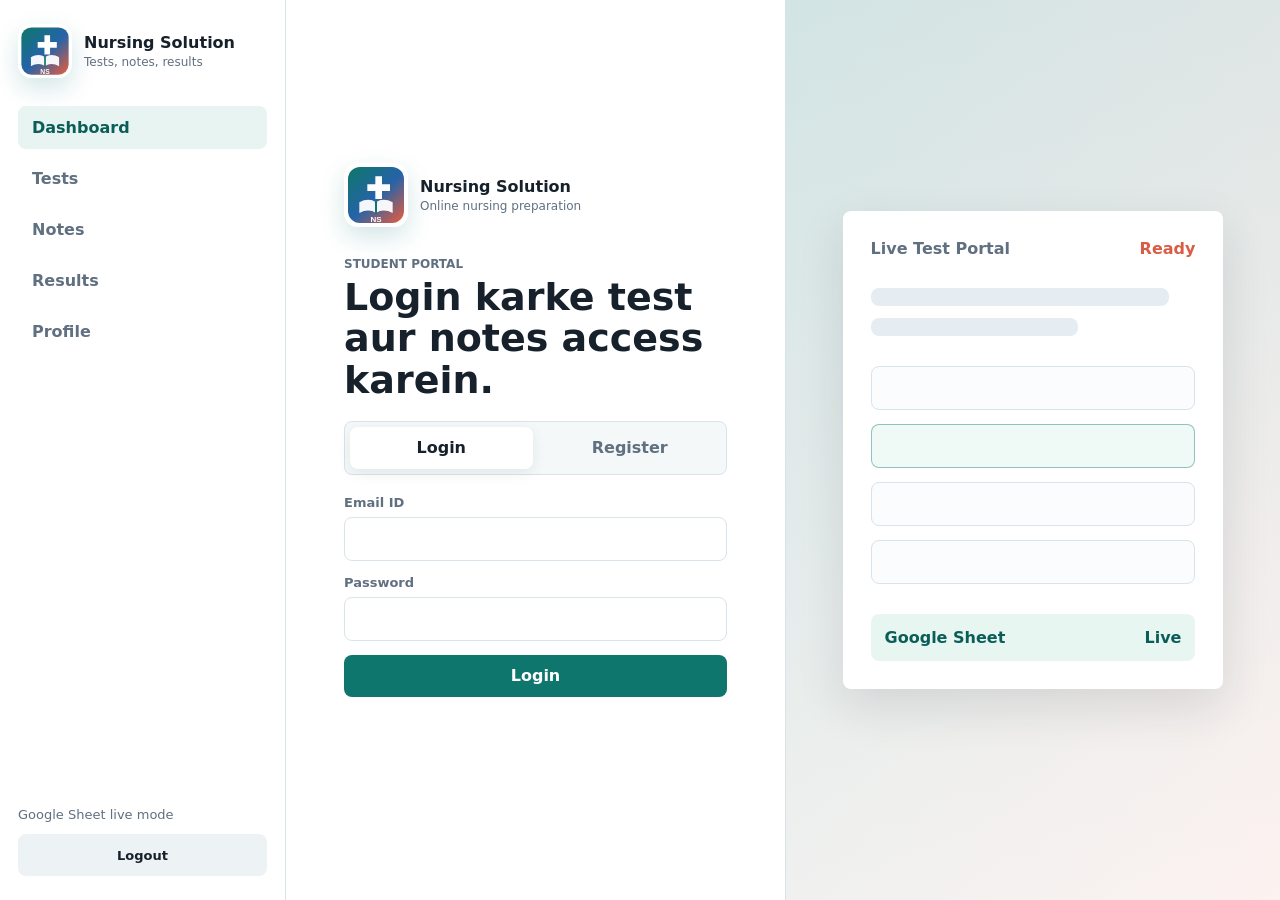
<file: index.html>
<!doctype html>
<html lang="en">
  <head>
    <meta charset="utf-8" />
    <meta name="viewport" content="width=device-width, initial-scale=1" />
    <title>Nursing Solution Learning App</title>
    <link rel="stylesheet" href="./styles.css" />
  </head>
  <body>
    <div class="app-shell">
      <aside class="sidebar" aria-label="Main navigation">
        <div class="brand">
          <img class="brand-logo" src="./assets/nursing-solution-logo.svg" alt="Nursing Solution logo" />
          <div>
            <strong>Nursing Solution</strong>
            <small>Tests, notes, results</small>
          </div>
        </div>

        <nav class="nav-list" id="navList">
          <button class="nav-item active" data-view="dashboard" type="button">Dashboard</button>
          <button class="nav-item" data-view="tests" type="button">Tests</button>
          <button class="nav-item" data-view="notes" type="button">Notes</button>
          <button class="nav-item" data-view="results" type="button">Results</button>
          <button class="nav-item" data-view="profile" type="button">Profile</button>
        </nav>

        <div class="sidebar-footer">
          <span id="syncState">Google Sheet live mode</span>
          <button class="ghost-button" id="logoutBtn" type="button">Logout</button>
        </div>
      </aside>

      <main class="main">
        <section class="auth-view" id="authView">
          <div class="auth-panel">
            <div class="brand auth-brand">
              <img class="brand-logo large" src="./assets/nursing-solution-logo.svg" alt="Nursing Solution logo" />
              <div>
                <strong>Nursing Solution</strong>
                <small>Online nursing preparation</small>
              </div>
            </div>

            <div class="auth-copy">
              <p class="eyebrow">Student portal</p>
              <h1>Login karke test aur notes access karein.</h1>
            </div>

            <div class="auth-tabs" role="tablist" aria-label="Authentication">
              <button class="auth-tab active" id="loginTab" type="button">Login</button>
              <button class="auth-tab" id="registerTab" type="button">Register</button>
            </div>

            <form class="form-grid" id="loginForm">
              <label>
                Email ID
                <input name="email" type="email" autocomplete="email" required />
              </label>
              <label>
                Password
                <input name="password" type="password" autocomplete="current-password" required />
              </label>
              <button class="primary-button" type="submit">Login</button>
            </form>

            <form class="form-grid hidden" id="registerForm">
              <label>
                Name
                <input name="name" type="text" autocomplete="name" required />
              </label>
              <label>
                Email ID
                <input name="email" type="email" autocomplete="email" required />
              </label>
              <label>
                Password
                <input name="password" type="password" autocomplete="new-password" minlength="6" required />
              </label>
              <label>
                Mobile Number
                <input name="mobile" type="tel" autocomplete="tel" />
              </label>
              <button class="primary-button" type="submit">Create account</button>
            </form>

            <p class="message" id="authMessage" role="status"></p>
          </div>

          <div class="auth-art" aria-hidden="true">
            <div class="mock-device">
              <div class="mock-top">
                <span>Live Test Portal</span>
                <strong>Ready</strong>
              </div>
              <div class="mock-question"></div>
              <div class="mock-question short"></div>
              <div class="mock-options">
                <i></i>
                <i class="selected"></i>
                <i></i>
                <i></i>
              </div>
              <div class="mock-result">
                <span>Google Sheet</span>
                <strong>Live</strong>
              </div>
            </div>
          </div>
        </section>

        <section class="workspace hidden" id="workspace">
          <header class="topbar">
            <div>
              <p class="eyebrow" id="todayLabel"></p>
              <h1 id="viewTitle">Dashboard</h1>
            </div>
            <div class="topbar-actions">
              <button class="secondary-button" id="refreshBtn" type="button">Refresh</button>
              <div class="user-chip" id="userChip"></div>
            </div>
          </header>

          <section class="view" id="dashboardView">
            <div class="metric-grid">
              <article class="metric">
                <span>Active Tests</span>
                <strong id="availableCount">0</strong>
              </article>
              <article class="metric">
                <span>Study Notes</span>
                <strong id="notesCount">0</strong>
              </article>
              <article class="metric">
                <span>Attempted</span>
                <strong id="attemptedCount">0</strong>
              </article>
              <article class="metric accent">
                <span>Best Result</span>
                <strong id="bestScore">0%</strong>
              </article>
            </div>

            <div class="content-grid">
              <section class="panel">
                <div class="panel-heading">
                  <div>
                    <p class="eyebrow">Practice</p>
                    <h2>Available Test Series</h2>
                  </div>
                  <button class="text-button" data-view-jump="tests" type="button">View all</button>
                </div>
                <div class="test-list compact" id="dashboardTests"></div>
              </section>

              <section class="panel">
                <div class="panel-heading">
                  <div>
                    <p class="eyebrow">Revision</p>
                    <h2>Latest Notes</h2>
                  </div>
                  <button class="text-button" data-view-jump="notes" type="button">Open notes</button>
                </div>
                <div class="note-list compact" id="dashboardNotes"></div>
              </section>
            </div>
          </section>

          <section class="view hidden" id="testsView">
            <div class="toolbar">
              <label class="search-box">
                Search
                <input id="testSearch" type="search" placeholder="Subject or test name" />
              </label>
              <select id="subjectFilter" aria-label="Subject filter">
                <option value="all">All subjects</option>
              </select>
              <select id="accessFilter" aria-label="Access filter">
                <option value="all">All access</option>
                <option value="free">Free</option>
                <option value="paid">Paid</option>
                <option value="unlocked">Unlocked</option>
              </select>
            </div>
            <div class="test-list" id="testList"></div>
          </section>

          <section class="view hidden" id="notesView">
            <div class="toolbar notes-toolbar">
              <label class="search-box">
                Search
                <input id="noteSearch" type="search" placeholder="Subject or note title" />
              </label>
              <select id="noteSubjectFilter" aria-label="Note subject filter">
                <option value="all">All subjects</option>
              </select>
            </div>
            <div class="note-list" id="noteList"></div>
          </section>

          <section class="view hidden" id="attemptView">
            <div class="attempt-layout">
              <section class="exam-panel">
                <div class="exam-top">
                  <div>
                    <p class="eyebrow" id="attemptSubject"></p>
                    <h2 id="attemptTitle"></h2>
                  </div>
                  <div class="timer" id="timer">00:00</div>
                </div>
                <div class="progress-bar" aria-hidden="true">
                  <span id="progressFill"></span>
                </div>
                <div id="questionArea"></div>
                <div class="exam-actions">
                  <button class="secondary-button" id="prevQuestion" type="button">Previous</button>
                  <button class="secondary-button" id="nextQuestion" type="button">Next</button>
                  <button class="primary-button" id="submitTest" type="button">Submit test</button>
                </div>
              </section>
              <aside class="question-palette" id="questionPalette"></aside>
            </div>
          </section>

          <section class="view hidden" id="resultsView">
            <div class="result-list large" id="resultHistory"></div>
          </section>

          <section class="view hidden" id="profileView">
            <section class="panel profile-panel">
              <div class="avatar" id="profileAvatar"></div>
              <div>
                <h2 id="profileName"></h2>
                <p id="profileEmail"></p>
                <p id="profileMeta"></p>
              </div>
            </section>
          </section>
        </section>
      </main>
    </div>

    <dialog id="resultDialog">
      <div class="dialog-head">
        <h2>Test Result</h2>
        <button class="icon-button" id="closeResult" type="button" aria-label="Close">x</button>
      </div>
      <div id="resultSummary"></div>
    </dialog>

    <dialog id="payDialog">
      <div class="dialog-head">
        <h2>Payment required</h2>
        <button class="icon-button" id="closePay" type="button" aria-label="Close">x</button>
      </div>
      <div id="paySummary"></div>
    </dialog>

    <script src="./script.js"></script>
  </body>
</html>
</file>
<file: styles.css>
:root {
  --ink: #17212b;
  --muted: #607080;
  --line: #d9e3ea;
  --soft: #f4f8f8;
  --panel: #ffffff;
  --teal: #0f766e;
  --teal-dark: #0b5e58;
  --coral: #d95d45;
  --gold: #c88a19;
  --blue: #2563a8;
  --green-soft: #e8f6f2;
  --red-soft: #fff0ec;
  --shadow: 0 18px 48px rgba(23, 33, 43, 0.12);
  color-scheme: light;
  font-family:
    Inter, ui-sans-serif, system-ui, -apple-system, BlinkMacSystemFont, "Segoe UI",
    sans-serif;
}

* {
  box-sizing: border-box;
}

body {
  margin: 0;
  min-height: 100vh;
  background: var(--soft);
  color: var(--ink);
}

button,
input,
select {
  font: inherit;
}

button {
  cursor: pointer;
}

button:disabled {
  cursor: not-allowed;
  opacity: 0.62;
}

.is-busy {
  cursor: progress;
}

.app-shell {
  min-height: 100vh;
  display: grid;
  grid-template-columns: 286px minmax(0, 1fr);
}

.sidebar {
  position: sticky;
  top: 0;
  height: 100vh;
  display: flex;
  flex-direction: column;
  gap: 28px;
  padding: 24px 18px;
  background: #ffffff;
  border-right: 1px solid var(--line);
}

.brand {
  display: flex;
  align-items: center;
  gap: 12px;
  min-width: 0;
}

.brand-logo {
  width: 54px;
  height: 54px;
  flex: 0 0 54px;
  border-radius: 14px;
  box-shadow: 0 10px 24px rgba(15, 118, 110, 0.18);
}

.brand-logo.large {
  width: 64px;
  height: 64px;
  flex-basis: 64px;
}

.brand strong,
.brand small {
  display: block;
  line-height: 1.2;
}

.brand strong {
  font-size: 16px;
}

.brand small {
  margin-top: 3px;
  color: var(--muted);
  font-size: 12px;
}

.nav-list {
  display: grid;
  gap: 8px;
}

.nav-item,
.ghost-button,
.text-button,
.primary-button,
.secondary-button,
.pay-button,
.icon-button,
.auth-tab {
  border: 0;
  border-radius: 8px;
  min-height: 42px;
}

.nav-item {
  width: 100%;
  padding: 12px 14px;
  background: transparent;
  color: var(--muted);
  text-align: left;
  font-weight: 800;
}

.nav-item.active,
.nav-item:hover {
  background: #e8f4f2;
  color: var(--teal-dark);
}

.sidebar-footer {
  margin-top: auto;
  display: grid;
  gap: 12px;
  color: var(--muted);
  font-size: 13px;
}

.main {
  min-width: 0;
}

.auth-view {
  min-height: 100vh;
  display: grid;
  grid-template-columns: minmax(320px, 500px) minmax(0, 1fr);
  align-items: stretch;
  background: #edf3f4;
}

.auth-panel {
  display: flex;
  flex-direction: column;
  justify-content: center;
  gap: 20px;
  padding: 40px clamp(22px, 6vw, 58px);
  background: #fff;
  border-right: 1px solid var(--line);
}

.auth-brand {
  margin-bottom: 10px;
}

.auth-copy h1 {
  max-width: 420px;
}

.auth-tabs {
  display: grid;
  grid-template-columns: 1fr 1fr;
  gap: 6px;
  padding: 5px;
  border: 1px solid var(--line);
  border-radius: 8px;
  background: var(--soft);
}

.auth-tab {
  background: transparent;
  color: var(--muted);
  font-weight: 800;
}

.auth-tab.active {
  background: #fff;
  color: var(--ink);
  box-shadow: 0 4px 14px rgba(23, 33, 43, 0.08);
}

.form-grid {
  display: grid;
  gap: 14px;
}

label {
  display: grid;
  gap: 7px;
  color: var(--muted);
  font-size: 13px;
  font-weight: 800;
}

input,
select {
  width: 100%;
  min-height: 44px;
  padding: 10px 12px;
  border: 1px solid var(--line);
  border-radius: 8px;
  background: #fff;
  color: var(--ink);
  outline: none;
}

input:focus,
select:focus {
  border-color: var(--teal);
  box-shadow: 0 0 0 3px rgba(15, 118, 110, 0.14);
}

.primary-button {
  padding: 11px 16px;
  background: var(--teal);
  color: #fff;
  font-weight: 900;
}

.primary-button:hover {
  background: var(--teal-dark);
}

.secondary-button,
.ghost-button {
  padding: 10px 14px;
  background: #edf3f4;
  color: var(--ink);
  font-weight: 800;
}

.pay-button {
  padding: 10px 14px;
  background: var(--coral);
  color: #fff;
  font-weight: 900;
}

.text-button {
  min-height: auto;
  padding: 6px 8px;
  background: transparent;
  color: var(--teal-dark);
  font-weight: 900;
}

.icon-button {
  width: 38px;
  height: 38px;
  background: var(--soft);
  color: var(--ink);
  font-weight: 900;
}

.message {
  min-height: 20px;
  margin: 0;
  color: var(--coral);
  font-size: 14px;
  font-weight: 800;
}

.auth-art {
  display: grid;
  place-items: center;
  padding: 40px;
  background:
    linear-gradient(120deg, rgba(15, 118, 110, 0.12), rgba(217, 93, 69, 0.08)),
    linear-gradient(180deg, #edf3f4, #ffffff);
}

.mock-device {
  width: min(560px, 92%);
  padding: 28px;
  border-radius: 8px;
  background: #fff;
  box-shadow: var(--shadow);
}

.mock-top,
.mock-result {
  display: flex;
  justify-content: space-between;
  gap: 18px;
  color: var(--muted);
  font-weight: 900;
}

.mock-top strong {
  color: var(--coral);
}

.mock-question {
  height: 18px;
  width: 92%;
  margin-top: 30px;
  border-radius: 8px;
  background: #e6edf2;
}

.mock-question.short {
  width: 64%;
  margin-top: 12px;
}

.mock-options {
  display: grid;
  gap: 14px;
  margin: 30px 0;
}

.mock-options i {
  display: block;
  height: 44px;
  border: 1px solid var(--line);
  border-radius: 8px;
  background: #fbfcfd;
}

.mock-options i.selected {
  border-color: rgba(15, 118, 110, 0.42);
  background: #effaf7;
}

.mock-result {
  padding: 14px;
  border-radius: 8px;
  background: var(--green-soft);
  color: var(--teal-dark);
}

.workspace {
  padding: 24px clamp(16px, 3vw, 34px) 42px;
}

.topbar,
.topbar-actions {
  display: flex;
  align-items: center;
  gap: 14px;
}

.topbar {
  justify-content: space-between;
  margin-bottom: 24px;
}

.eyebrow {
  margin: 0 0 6px;
  color: var(--muted);
  font-size: 12px;
  font-weight: 900;
  letter-spacing: 0;
  text-transform: uppercase;
}

h1,
h2,
h3,
p {
  overflow-wrap: anywhere;
}

h1 {
  margin: 0;
  font-size: clamp(26px, 4vw, 38px);
  line-height: 1.08;
}

h2 {
  margin: 0;
  font-size: 20px;
}

h3 {
  margin: 0;
  font-size: 17px;
}

.user-chip {
  min-height: 44px;
  display: flex;
  align-items: center;
  gap: 10px;
  padding: 8px 12px;
  border: 1px solid var(--line);
  border-radius: 8px;
  background: #fff;
  color: var(--muted);
  font-weight: 800;
}

.metric-grid {
  display: grid;
  grid-template-columns: repeat(4, minmax(0, 1fr));
  gap: 14px;
  margin-bottom: 18px;
}

.metric,
.panel,
.test-card,
.note-card,
.result-card {
  border: 1px solid var(--line);
  border-radius: 8px;
  background: var(--panel);
}

.metric {
  padding: 18px;
}

.metric span {
  color: var(--muted);
  font-size: 13px;
  font-weight: 800;
}

.metric strong {
  display: block;
  margin-top: 8px;
  font-size: 30px;
}

.metric.accent {
  border-color: rgba(217, 93, 69, 0.35);
  background: #fff7f3;
}

.content-grid {
  display: grid;
  grid-template-columns: minmax(0, 1.1fr) minmax(320px, 0.9fr);
  gap: 18px;
}

.panel {
  padding: 18px;
}

.panel-heading,
.exam-top,
.dialog-head {
  display: flex;
  align-items: center;
  justify-content: space-between;
  gap: 14px;
  margin-bottom: 16px;
}

.toolbar {
  display: grid;
  grid-template-columns: minmax(220px, 1fr) 220px 180px;
  gap: 12px;
  margin-bottom: 16px;
}

.notes-toolbar {
  grid-template-columns: minmax(220px, 1fr) 220px;
}

.test-list,
.note-list,
.result-list {
  display: grid;
  gap: 12px;
}

.test-list.compact,
.note-list.compact {
  gap: 10px;
}

.test-card,
.note-card {
  display: grid;
  grid-template-columns: minmax(0, 1fr) auto;
  gap: 16px;
  align-items: center;
  padding: 16px;
}

.card-actions {
  display: flex;
  flex-wrap: wrap;
  justify-content: flex-end;
  gap: 8px;
}

.test-meta,
.result-meta,
.note-meta {
  display: flex;
  flex-wrap: wrap;
  gap: 8px;
  margin-top: 10px;
}

.note-card p {
  margin: 10px 0 0;
  color: var(--muted);
  font-size: 14px;
  line-height: 1.45;
}

.pill {
  display: inline-flex;
  align-items: center;
  min-height: 28px;
  padding: 5px 9px;
  border-radius: 8px;
  background: #edf3f4;
  color: var(--muted);
  font-size: 12px;
  font-weight: 900;
}

.pill.live,
.pill.free,
.pill.unlocked {
  background: #e6f4ef;
  color: var(--teal-dark);
}

.pill.closed,
.pill.locked {
  background: #f4e9e6;
  color: var(--coral);
}

.pill.paid {
  background: #fff4db;
  color: #8a5c0a;
}

.attempt-layout {
  display: grid;
  grid-template-columns: minmax(0, 1fr) 240px;
  gap: 18px;
}

.exam-panel {
  min-height: 560px;
  padding: 22px;
  border: 1px solid var(--line);
  border-radius: 8px;
  background: #fff;
}

.timer {
  min-width: 96px;
  padding: 10px 12px;
  border-radius: 8px;
  background: #fff1ec;
  color: var(--coral);
  text-align: center;
  font-size: 20px;
  font-weight: 900;
}

.progress-bar {
  height: 8px;
  margin-bottom: 24px;
  overflow: hidden;
  border-radius: 8px;
  background: #e5edf2;
}

.progress-bar span {
  display: block;
  width: 0%;
  height: 100%;
  background: var(--teal);
  transition: width 160ms ease;
}

.question-count {
  color: var(--muted);
  font-size: 13px;
  font-weight: 900;
}

.options {
  display: grid;
  gap: 10px;
  margin-top: 18px;
}

.option {
  display: grid;
  grid-template-columns: 34px minmax(0, 1fr);
  gap: 10px;
  align-items: center;
  min-height: 52px;
  padding: 10px;
  border: 1px solid var(--line);
  border-radius: 8px;
  background: #fbfcfd;
  color: var(--ink);
  text-align: left;
}

.option span:first-child {
  display: grid;
  place-items: center;
  width: 34px;
  height: 34px;
  border-radius: 8px;
  background: #edf3f4;
  font-weight: 900;
}

.option.selected {
  border-color: var(--teal);
  background: #effaf7;
}

.exam-actions {
  display: flex;
  justify-content: flex-end;
  gap: 10px;
  margin-top: 24px;
}

.question-palette {
  align-self: start;
  display: grid;
  grid-template-columns: repeat(5, 1fr);
  gap: 8px;
  padding: 14px;
  border: 1px solid var(--line);
  border-radius: 8px;
  background: #fff;
}

.palette-button {
  aspect-ratio: 1;
  border: 1px solid var(--line);
  border-radius: 8px;
  background: #fff;
  color: var(--muted);
  font-weight: 900;
}

.palette-button.current {
  border-color: var(--blue);
  color: var(--blue);
}

.palette-button.answered {
  background: #e6f4ef;
  border-color: rgba(15, 118, 110, 0.36);
  color: var(--teal-dark);
}

.result-card {
  padding: 16px;
}

.result-card strong.score {
  color: var(--teal-dark);
  font-size: 28px;
}

.review {
  display: grid;
  gap: 12px;
  margin-top: 16px;
}

.review-item {
  padding: 13px;
  border: 1px solid var(--line);
  border-radius: 8px;
  background: #fbfcfd;
}

.review-item.correct {
  border-color: rgba(15, 118, 110, 0.34);
}

.review-item.wrong {
  border-color: rgba(217, 93, 69, 0.34);
}

.profile-panel {
  display: flex;
  align-items: center;
  gap: 18px;
}

.avatar {
  width: 76px;
  height: 76px;
  flex: 0 0 76px;
  display: grid;
  place-items: center;
  border-radius: 8px;
  background: #e6f4ef;
  color: var(--teal-dark);
  font-size: 24px;
  font-weight: 900;
}

dialog {
  width: min(780px, calc(100vw - 28px));
  max-height: 86vh;
  overflow: auto;
  padding: 20px;
  border: 1px solid var(--line);
  border-radius: 8px;
  box-shadow: var(--shadow);
}

dialog::backdrop {
  background: rgba(23, 33, 43, 0.42);
}

.payment-box {
  display: grid;
  gap: 12px;
  padding: 16px;
  border: 1px solid var(--line);
  border-radius: 8px;
  background: #fffaf3;
}

.empty {
  padding: 18px;
  border: 1px dashed var(--line);
  border-radius: 8px;
  color: var(--muted);
  background: #fff;
  font-weight: 800;
}

.state-error {
  display: grid;
  gap: 12px;
  color: var(--coral);
  background: #fff7f3;
  border-color: rgba(217, 93, 69, 0.42);
}

.state-error .secondary-button {
  justify-self: start;
}

.hidden {
  display: none !important;
}

@media (max-width: 1080px) {
  .app-shell {
    grid-template-columns: 1fr;
  }

  .sidebar {
    position: relative;
    height: auto;
    gap: 16px;
    padding: 14px;
    border-right: 0;
    border-bottom: 1px solid var(--line);
  }

  .nav-list {
    grid-template-columns: repeat(5, minmax(0, 1fr));
  }

  .nav-item {
    text-align: center;
    padding: 10px 8px;
  }

  .sidebar-footer {
    display: none;
  }

  .auth-view {
    grid-template-columns: 1fr;
  }

  .auth-art {
    display: none;
  }

  .metric-grid {
    grid-template-columns: repeat(2, minmax(0, 1fr));
  }

  .content-grid,
  .attempt-layout {
    grid-template-columns: 1fr;
  }

  .question-palette {
    grid-template-columns: repeat(10, minmax(34px, 1fr));
  }
}

@media (max-width: 720px) {
  .workspace {
    padding: 16px 12px 30px;
  }

  .topbar,
  .topbar-actions {
    align-items: flex-start;
    flex-direction: column;
  }

  .topbar-actions,
  .topbar-actions .secondary-button,
  .user-chip {
    width: 100%;
  }

  .nav-list {
    grid-template-columns: repeat(2, minmax(0, 1fr));
  }

  .metric-grid,
  .toolbar,
  .notes-toolbar,
  .test-card,
  .note-card {
    grid-template-columns: 1fr;
  }

  .card-actions,
  .card-actions button {
    width: 100%;
  }

  .exam-top,
  .panel-heading {
    align-items: flex-start;
    flex-direction: column;
  }

  .timer {
    width: 100%;
  }

  .exam-actions {
    display: grid;
    grid-template-columns: 1fr;
  }

  .question-palette {
    grid-template-columns: repeat(5, 1fr);
  }

  .profile-panel {
    align-items: flex-start;
    flex-direction: column;
  }
}
</file>
